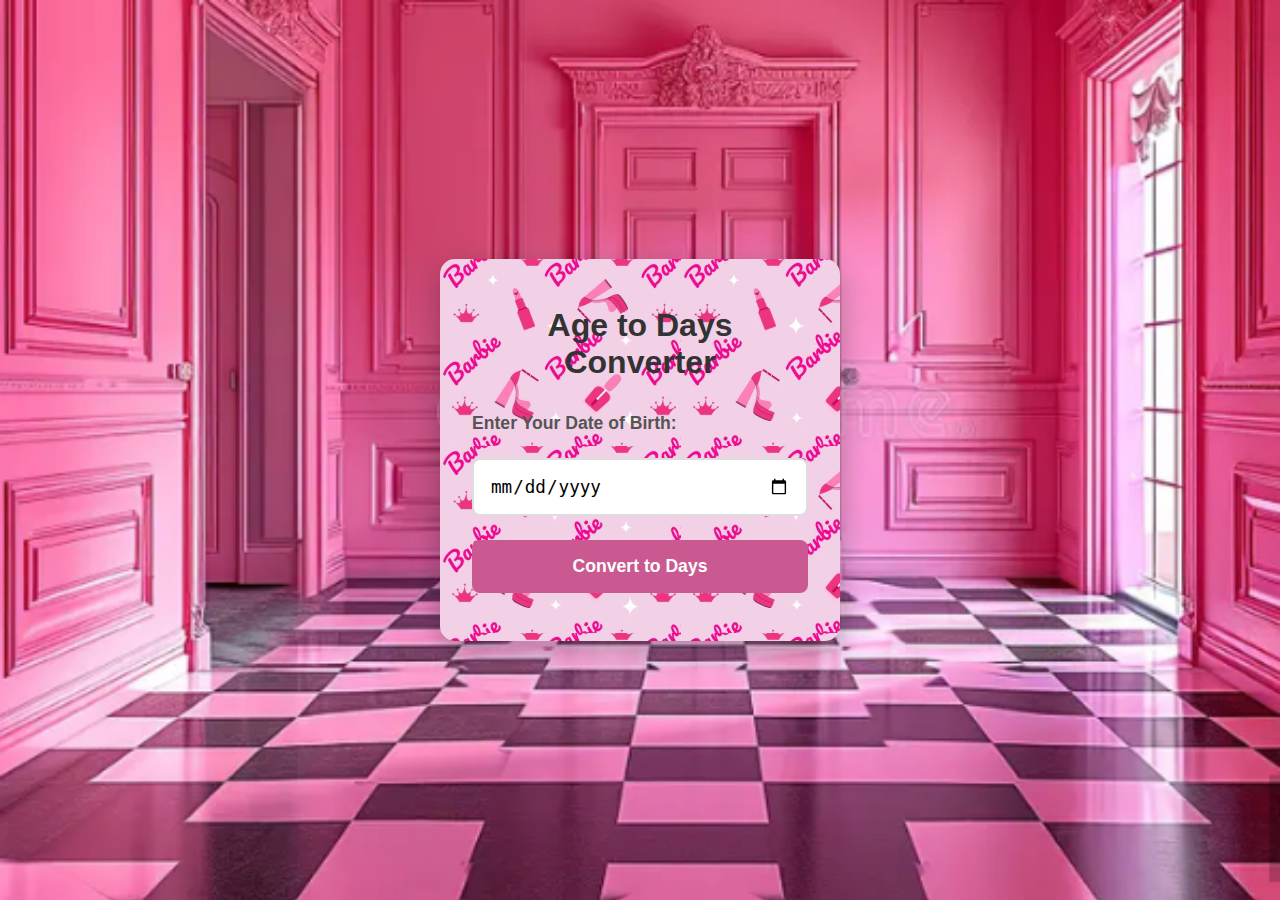
<file: index.html>
<!DOCTYPE html>
<html lang="en">
<head>
    <meta charset="UTF-8">
    <meta name="viewport" content="width=device-width, initial-scale=1.0">
    <title>Age to Days Converter</title>
    <link rel="stylesheet" href="style.css">
</head>
<body>
    <div class="container">
        <h1>Age to Days Converter</h1>
        <div class="converter-box">
            <label for="date-input">Enter Your Date of Birth:</label>
            <input type="date" id="date-input">
            <button id="convert-btn">Convert to Days</button>
            <div id="result"></div>
        </div>
    </div>

    <script src="script.js"></script>
</body>
</html>
</file>
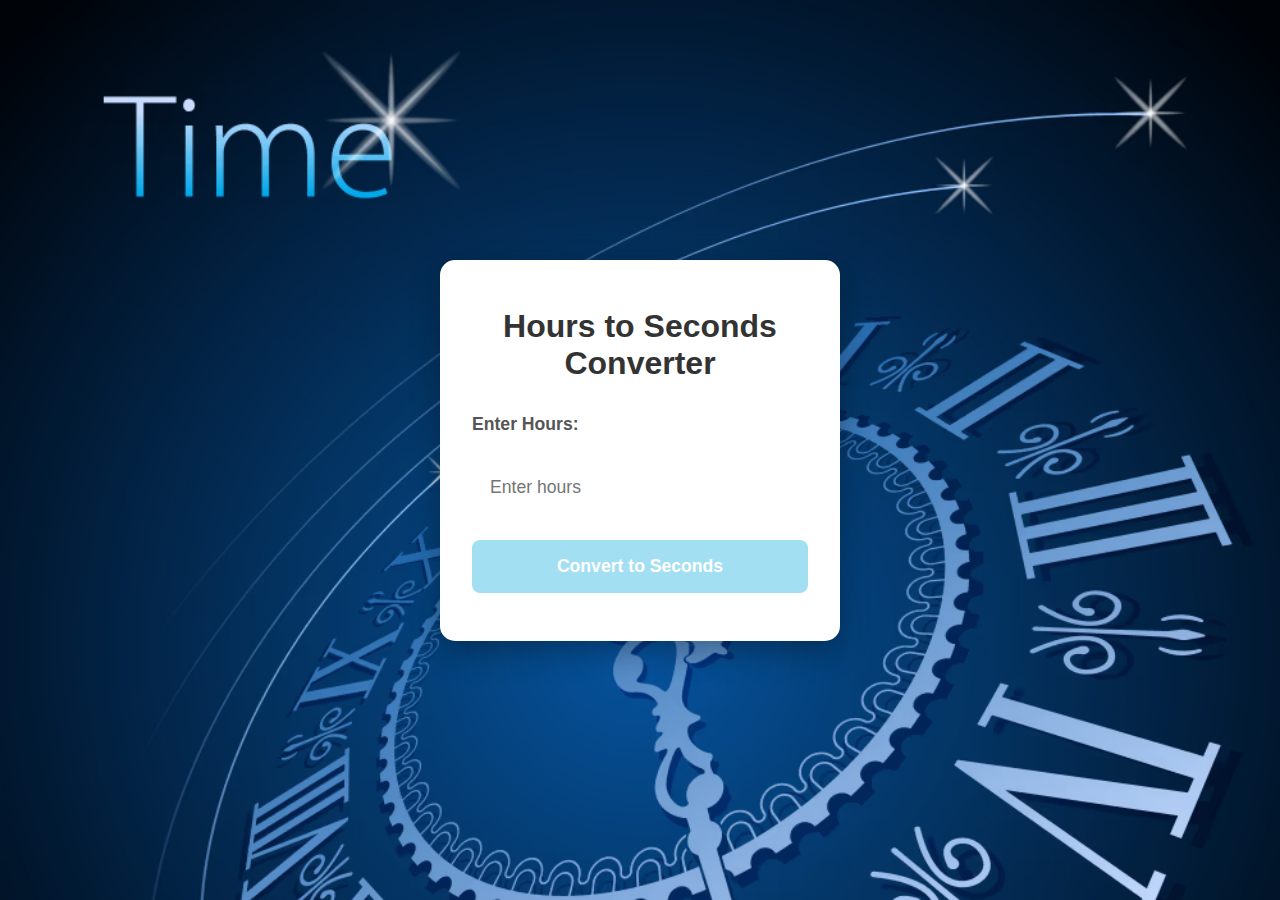
<file: index2.html>
<!DOCTYPE html>
<html lang="en">
<head>
    <meta charset="UTF-8">
    <meta name="viewport" content="width=device-width, initial-scale=1.0">
    <title>Hours to Seconds Converter</title>
    <link rel="stylesheet" href="style2.css">
</head>
<body>
    <div class="container">
        <h1>Hours to Seconds Converter</h1>
        <div class="converter-box">
            <label for="hours-input">Enter Hours:</label>
            <input type="number" id="hours-input" placeholder="Enter hours">
            <button id="convert-btn">Convert to Seconds</button>
            <div id="result"></div>
        </div>
    </div>

    <script src="script2.js"></script>
</body>
</html>
</file>
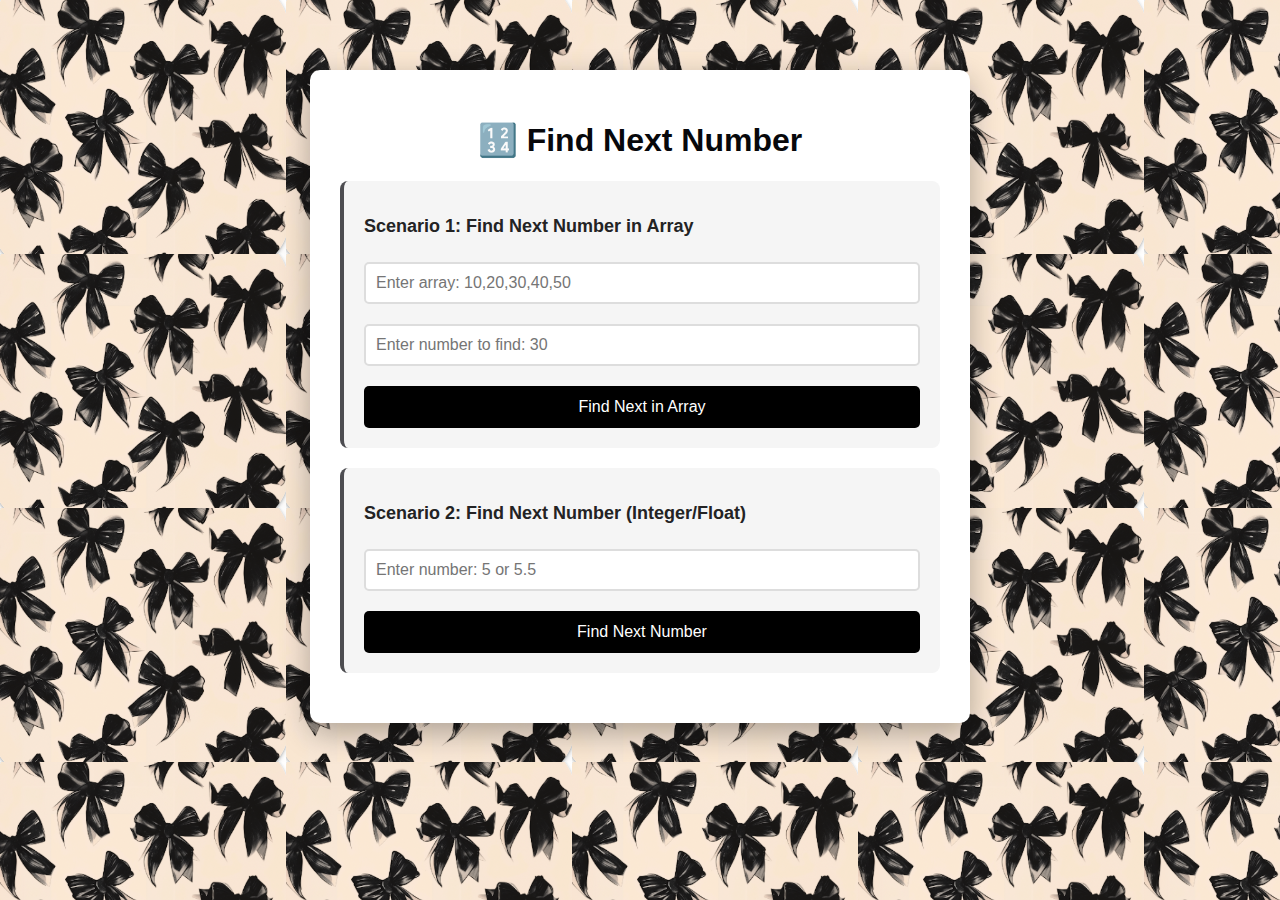
<file: index3.html>
<!DOCTYPE html>
<html lang="en">
<head>
    <meta charset="UTF-8">
    <meta name="viewport" content="width=device-width, initial-scale=1.0">
    <title>Find Next Number</title>
    <link rel="stylesheet" href="style3.css">
</head>
<body>
    <div class="container">
        <h1>🔢 Find Next Number</h1>

        
        <div class="section">
            <h2>Scenario 1: Find Next Number in Array</h2>
            <input type="text" id="array" placeholder="Enter array: 10,20,30,40,50">
            <input type="number" id="target" placeholder="Enter number to find: 30">
            <button onclick="findInArray()">Find Next in Array</button>
            <div id="result1" class="result"></div>
        </div>

       
        <div class="section">
            <h2>Scenario 2: Find Next Number (Integer/Float)</h2>
            <input type="text" id="number" placeholder="Enter number: 5 or 5.5">
            <button onclick="findNext()">Find Next Number</button>
            <div id="result2" class="result"></div>
        </div>
    </div>

    <script src="script3.js"></script>
</body>
</html>
</file>
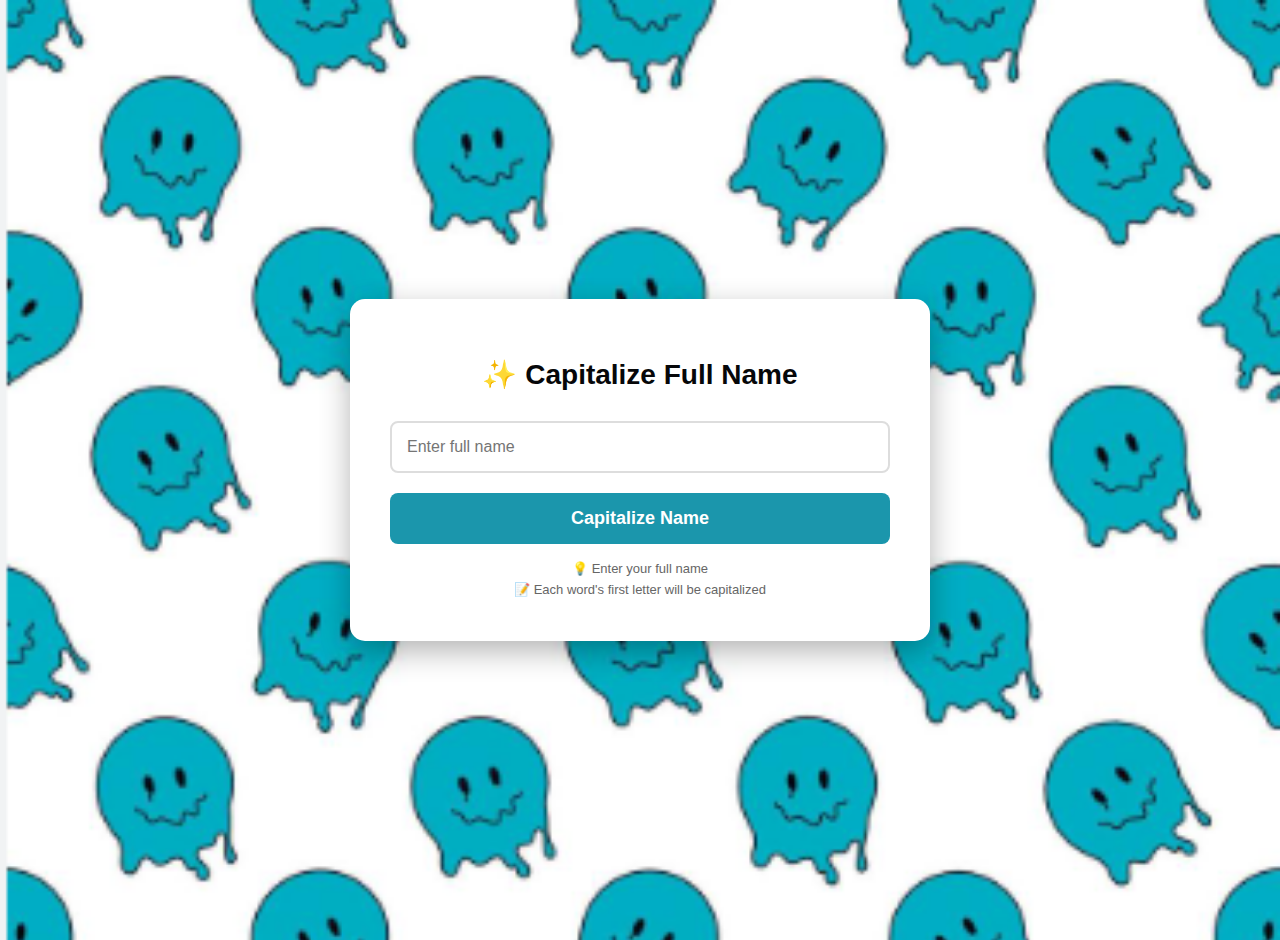
<file: index4.html>
<!DOCTYPE html>
<html lang="en">
<head>
    <meta charset="UTF-8">
    <meta name="viewport" content="width=device-width, initial-scale=1.0">
    <title>Capitalize Full Name</title>
    <link rel="stylesheet" href="style4.css">
</head>
<body>
    <div class="container">
        <h1>✨ Capitalize Full Name</h1>
        
        <input 
            type="text" 
            id="nameInput" 
            placeholder="Enter full name "
        >
        
        <button onclick="capitalizeName()">Capitalize Name</button>
        
        <div id="result" class="result"></div>
        
        <div class="note">
            💡 Enter your full name <br>
            📝 Each word's first letter will be capitalized
        </div>

    </div>

    <script src="script4.js"></script>
</body>
</html>
</file>
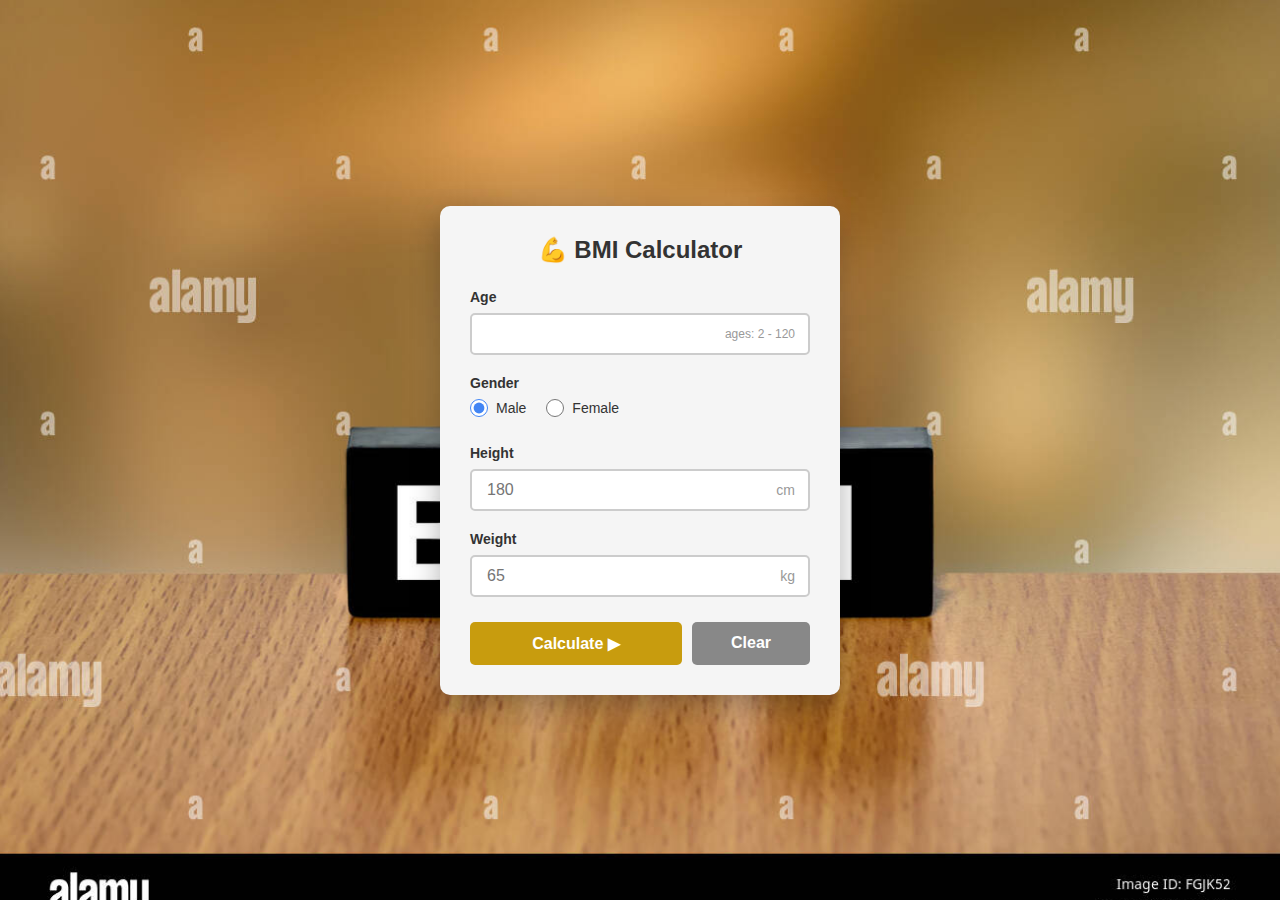
<file: index5.html>
<!DOCTYPE html>
<html lang="en">
<head>
    <meta charset="UTF-8">
    <meta name="viewport" content="width=device-width, initial-scale=1.0">
    <title>BMI Calculator</title>
    <link rel="stylesheet" href="style5.css">
</head>
<body>
    <div class="container">
        <h1>💪 BMI Calculator</h1>

        <div class="form-group">
            <label>Age</label>
            <div class="input-wrapper">
                <input type="number" id="age" value="">
                <span class="hint">ages: 2 - 120</span>
            </div>
        </div>

        <div class="form-group">
            <label>Gender</label>
            <div class="radio-group">
                <label class="radio-label">
                    <input type="radio" name="gender" value="male" checked>
                    <span>Male</span>
                </label>
                <label class="radio-label">
                    <input type="radio" name="gender" value="female">
                    <span>Female</span>
                </label>
            </div>
        </div>

        <div class="form-group">
            <label>Height</label>
            <div class="input-wrapper">
                <input type="number" id="height" placeholder="180">
                <span class="unit">cm</span>
            </div>
        </div>

        <div class="form-group">
            <label>Weight</label>
            <div class="input-wrapper">
                <input type="number" id="weight" placeholder="65">
                <span class="unit">kg</span>
            </div>
        </div>

        <div class="button-group">
            <button class="calculate-btn" onclick="calculateBMI()">
                Calculate ▶
            </button>
            <button class="clear-btn" onclick="clearForm()">
                Clear
            </button>
        </div>

        <div id="result" class="result"></div>
    </div>

    <script src="script5.js"></script>
</body>
</html>
</file>
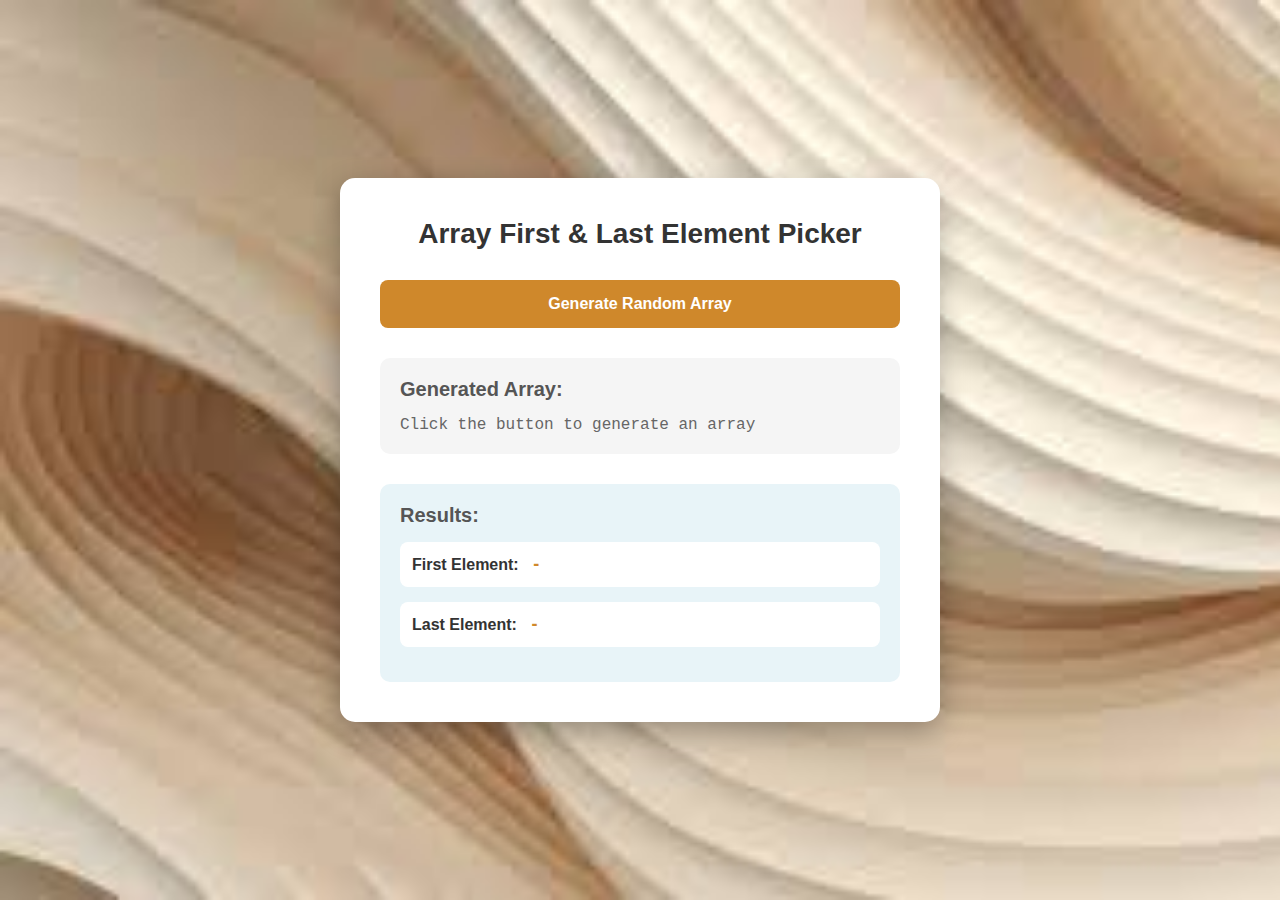
<file: index6.html>
<!DOCTYPE html>
<html lang="en">
<head>
    <meta charset="UTF-8">
    <meta name="viewport" content="width=device-width, initial-scale=1.0">
    <title>Array Element Picker</title>
    <link rel="stylesheet" href="style6.css">
</head>
<body>
    <div class="container">
        <h1>Array First & Last Element Picker</h1>
        
        <button id="generateBtn">Generate Random Array</button>
        
        <div class="array-display">
            <h2>Generated Array:</h2>
            <p id="arrayOutput">Click the button to generate an array</p>
        </div>
        
        <div class="result-display">
            <h2>Results:</h2>
            <div class="result-item">
                <strong>First Element:</strong> 
                <span id="firstElement">-</span>
            </div>
            <div class="result-item">
                <strong>Last Element:</strong> 
                <span id="lastElement">-</span>
            </div>
        </div>
    </div>
    
    <script src="script6.js"></script>
</body>
</html>
</file>
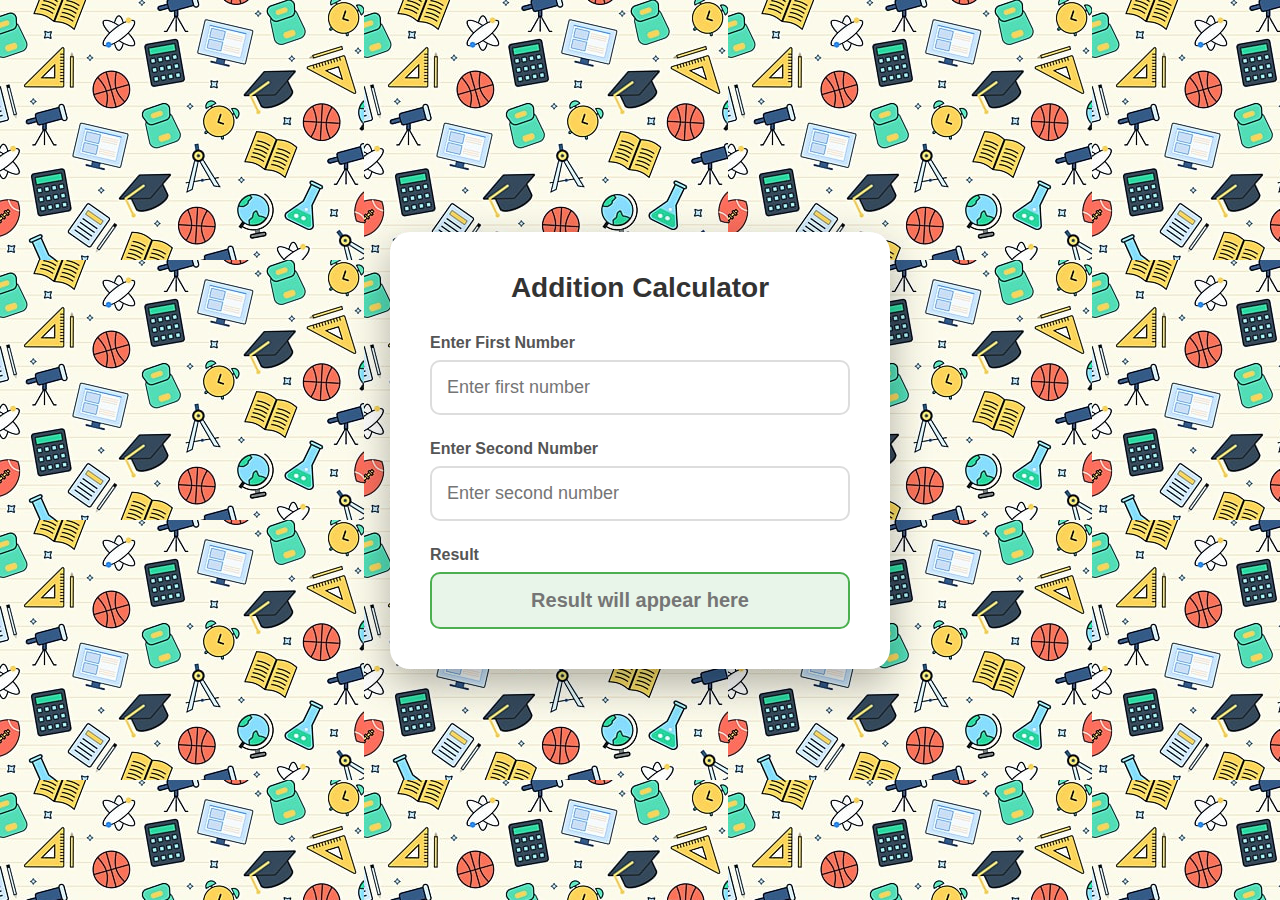
<file: index7.html>
<!DOCTYPE html>
<html lang="en">
<head>
    <meta charset="UTF-8">
    <meta name="viewport" content="width=device-width, initial-scale=1.0">
    <title>Addition Calculator</title>
    <link rel="stylesheet" href="style7.css">
</head>
<body>
    <div class="container">
        <h1>Addition Calculator</h1>
        
        <div class="calculator-box">
            <div class="input-group">
                <label for="firstNumber">Enter First Number</label>
                <input type="number" id="firstNumber" placeholder="Enter first number">
            </div>
            
            <div class="input-group">
                <label for="secondNumber">Enter Second Number</label>
                <input type="number" id="secondNumber" placeholder="Enter second number">
            </div>
            
            <div class="input-group">
                <label for="result">Result</label>
                <input type="text" id="result" readonly placeholder="Result will appear here">
            </div>
        </div>
    </div>
    
    <script src="script7.js"></script>
</body>
</html>
</file>
<file: style.css>
* {
    margin: 0;
    padding: 0;
    box-sizing: border-box;
}

body {
    font-family: Arial, sans-serif;
    background: url(Screenshot_46.png);
    min-height: 100vh;
    display: flex;
    justify-content: center;
    align-items: center;
    background-size: cover;
}

.container {
    background: url(Screenshot_47.png);
    padding: 3rem 2rem;
    border-radius: 15px;
    box-shadow: 0 10px 30px rgba(0, 0, 0, 0.3);
    max-width: 400px;
    width: 100%;
}

h1 {
    text-align: center;
    color: #333;
    margin-bottom: 2rem;
    font-size: 2rem;
}

.converter-box {
    display: flex;
    flex-direction: column;
    gap: 1.5rem;
}

label {
    font-size: 1.1rem;
    color: #555;
    font-weight: 600;
}

input {
    padding: 1rem;
    font-size: 1.1rem;
    border: 2px solid #ddd;
    border-radius: 8px;
    outline: none;
    transition: border 0.3s;
}

input:focus {
    border-color: #ac6484;
}

button {
    padding: 1rem;
    font-size: 1.1rem;
    background-color: rgb(202, 89, 145);
    color: white;
    border: none;
    border-radius: 8px;
    cursor: pointer;
    font-weight: 600;
    transition: transform 0.2s;
}

button:hover {
    transform: translateY(-2px);
}

button:active {
    transform: translateY(0);
}

#result {
    text-align: center;
    font-size: 1.3rem;
    font-weight: bold;
    color: #d0499d;
    min-height: 30px;
    padding: 1rem;
    background: #f0f4ff;
    border-radius: 8px;
    display: none;
}

#result.show {
    display: block;
}
</file>
<file: style2.css>
* {
    margin: 0;
    padding: 0;
    box-sizing: border-box;
}

body {
    font-family: Arial, sans-serif;
    background: url(Hours\ to\ Seconds\ Converter\ bg.avif);
    background-size: cover;
    min-height: 100vh;
    display: flex;
    justify-content: center;
    align-items: center;
   
}

.container {
    background: #FFFFFF;
    padding: 3rem 2rem;
    border-radius: 15px;
    box-shadow: 0 10px 30px rgba(0, 0, 0, 0.3);
    max-width: 400px;
    width: 100%;
}

h1 {
    text-align: center;
    color: #333;
    margin-bottom: 2rem;
    font-size: 2rem;
}

.converter-box {
    display: flex;
    flex-direction: column;
    gap: 1.5rem;
}

label {
    font-size: 1.1rem;
    color: #555;
    font-weight: 600;
}

input {
    padding: 1rem;
    font-size: 1.1rem;
    border: 2px solid #ffffff;
    border-radius: 8px;
    outline: none;
    transition: border 0.3s;
}

input:focus {
    border-color:#A3DFF2;
}

button {
    padding: 1rem;
    font-size: 1.1rem;
    background: #A3DFF2;
    color: white;
    border: none;
    border-radius: 8px;
    cursor: pointer;
    font-weight: 600;
    transition: transform 0.2s;
}

button:hover {
    transform: translateY(-2px);
}

button:active {
    transform: translateY(0);
}

#result {
    text-align: center;
    font-size: 1.3rem;
    font-weight: bold;
    color: #A3DFF2;
    min-height: 30px;
    padding: 1rem;
    background: #fef8f8;
    border-color:#A3DFF2;
    border-radius: 8px;
    display: none;
}

#result.show {
    display: block;
}
</file>
<file: style3.css>
body {
    font-family: Arial, sans-serif;
    background: url(Screenshot_3.png);
    padding: 20px;
    margin: 0;
    justify-content: center;
    align-items: center;
   
    
}

.container {
    max-width: 600px;
    margin: 50px auto;
    background: white;
    padding: 30px;
    border-radius: 10px;
    box-shadow: 0 10px 30px rgba(0,0,0,0.3);
}

h1 {
    text-align: center;
    color: #07080b;
}

.section {
    background: #f5f5f5;
    padding: 20px;
    margin: 20px 0;
    border-radius: 8px;
    border-left: 4px solid #4d4d51;
}

h2 {
    color: #232324;
    font-size: 18px;
}

input {
    width: 100%;
    padding: 10px;
    margin: 10px 0;
    border: 2px solid #ddd;
    border-radius: 5px;
    font-size: 16px;
    box-sizing: border-box;
}

button {
    width: 100%;
    padding: 12px;
    background-color:black ;
    color: white;
    border: none;
    border-radius: 5px;
    font-size: 16px;
    cursor: pointer;
    margin-top: 10px;
}

button:hover {
    opacity: 0.9;
}

.result {
    margin-top: 15px;
    padding: 15px;
    border-radius: 5px;
    display: none;
    font-weight: bold;
}

.success {
    background: #d4edda;
    color: #155724;
    border: 1px solid #c3e6cb;
}

.error {
    background: #f8d7da;
    color: #721c24;
    border: 1px solid #f5c6cb;
}
</file>
<file: style4.css>
body {
    font-family: Arial, sans-serif;
    background: url(Screenshot_1.png);
    background-size: cover;
    display: flex;
    justify-content: center;
    align-items: center;
    min-height: 100vh;
    margin: 0;
    padding: 20px;
}

.container {
    background: white;
    padding: 40px;
    border-radius: 15px;
    box-shadow: 0 10px 30px rgba(0,0,0,0.3);
    text-align: center;
    width: 100%;
    max-width: 500px;
}

h1 {
    color: #060709;
    margin-bottom: 30px;
    font-size: 28px;
}

input {
    width: 100%;
    padding: 15px;
    border: 2px solid #ddd;
    border-radius: 8px;
    font-size: 16px;
    box-sizing: border-box;
    margin-bottom: 20px;
}

input:focus {
    outline: none;
    border-color: #1b96ac;
}

button {
    width: 100%;
    padding: 15px;
    background-color:#1b96ac ;
    color: white;
    border: none;
    border-radius: 8px;
    font-size: 18px;
    cursor: pointer;
    font-weight: bold;
}

button:hover {
    opacity: 0.9;
    transform: translateY(-2px);
    transition: all 0.3s;
}

.result {
    margin-top: 20px;
    padding: 20px;
    border-radius: 8px;
    font-size: 18px;
    font-weight: bold;
    display: none;
}

.success {
    background: #d4edda;
    color: #155724;
    border: 2px solid #c3e6cb;
}

.error {
    background: #f8d7da;
    color: #721c24;
    border: 2px solid #f5c6cb;
}

.note {
    margin-top: 15px;
    font-size: 13px;
    color: #666;
    line-height: 1.6;
}

.example {
    background: #fff3cd;
    padding: 10px;
    border-radius: 5px;
    margin-top: 15px;
    font-size: 13px;
    color: #856404;
}
</file>
<file: style5.css>
* {
    margin: 0;
    padding: 0;
    box-sizing: border-box;
}

body {
    font-family: Arial, sans-serif;
    background:url(BMI\ Calculator\ bg.jpg) ;
    display: flex;
    background-size: cover;
    justify-content: center;
    align-items: center;
    min-height: 100vh;
    padding: 20px;
}

.container {
    background: #f5f5f5;
    padding: 30px;
    border-radius: 10px;
    box-shadow: 0 10px 30px rgba(0,0,0,0.3);
    width: 100%;
    max-width: 400px;
}

h1 {
    text-align: center;
    color: #333;
    margin-bottom: 25px;
    font-size: 24px;
}

.form-group {
    margin-bottom: 20px;
}

label {
    display: block;
    color: #333;
    font-weight: bold;
    margin-bottom: 8px;
    font-size: 14px;
}

.input-wrapper {
    position: relative;
    display: flex;
    align-items: center;
}

input[type="number"] {
    width: 100%;
    padding: 10px 50px 10px 15px;
    border: 2px solid #ccc;
    border-radius: 5px;
    font-size: 16px;
    background: white;
}

input[type="number"]:focus {
    outline: none;
    border-color: #dead1b;
}

.hint {
    position: absolute;
    right: 15px;
    color: #999;
    font-size: 12px;
}

.unit {
    position: absolute;
    right: 15px;
    color: #999;
    font-size: 14px;
}

.radio-group {
    display: flex;
    gap: 20px;
}

.radio-label {
    display: flex;
    align-items: center;
    cursor: pointer;
    font-weight: normal;
}

input[type="radio"] {
    width: 18px;
    height: 18px;
    margin-right: 8px;
    cursor: pointer;
    accent-color: #4285f4;
}

.radio-label span {
    color: #333;
    font-size: 14px;
}

.button-group {
    display: flex;
    gap: 10px;
    margin-top: 25px;
}

.calculate-btn {
    flex: 2;
    padding: 12px;
    background: #c89c0e;
    color: white;
    border: none;
    border-radius: 5px;
    font-size: 16px;
    font-weight: bold;
    cursor: pointer;
    display: flex;
    align-items: center;
    justify-content: center;
    gap: 5px;
}

.calculate-btn:hover {
    background: #3d6622;
}

.clear-btn {
    flex: 1;
    padding: 12px;
    background: #888;
    color: white;
    border: none;
    border-radius: 5px;
    font-size: 16px;
    font-weight: bold;
    cursor: pointer;
}

.clear-btn:hover {
    background: #666;
}

.result {
    margin-top: 20px;
    padding: 20px;
    border-radius: 8px;
    text-align: center;
    display: none;
}

.result.show {
    display: block;
}

.bmi-value {
    font-size: 36px;
    font-weight: bold;
    margin: 10px 0;
}

.bmi-category {
    font-size: 18px;
    font-weight: bold;
    margin: 10px 0;
}

.underweight {
    background: #d1ecf1;
    color: #0c5460;
    border: 2px solid #bee5eb;
}

.normal {
    background: #d4edda;
    color: #155724;
    border: 2px solid #c3e6cb;
}

.overweight {
    background: #fff3cd;
    color: #856404;
    border: 2px solid #ffeaa7;
}

.obese {
    background: #f8d7da;
    color: #721c24;
    border: 2px solid #f5c6cb;
}

.error {
    background: #f8d7da;
    color: #721c24;
    border: 2px solid #f5c6cb;
}

@media (max-width: 480px) {
    .container {
        padding: 20px;
    }

    h1 {
        font-size: 20px;
    }

    .button-group {
        flex-direction: column;
    }

    .calculate-btn,
    .clear-btn {
        flex: 1;
    }
}
</file>
<file: style6.css>
* {
    margin: 0;
    padding: 0;
    box-sizing: border-box;
}

body {
    font-family: 'Arial', sans-serif;
    background: url(Array\ Element\ Picker\ bg.jfif);
    background-size: cover;
    min-height: 100vh;
    display: flex;
    justify-content: center;
    align-items: center;
    padding: 20px;
}

.container {
    background: white;
    border-radius: 15px;
    padding: 40px;
    max-width: 600px;
    width: 100%;
    box-shadow: 0 10px 30px rgba(0, 0, 0, 0.3);
}

h1 {
    color: #333;
    text-align: center;
    margin-bottom: 30px;
    font-size: 28px;
}

h2 {
    color: #555;
    font-size: 20px;
    margin-bottom: 15px;
}

#generateBtn {
    background-color:#cf882b ;
    color: white;
    border: none;
    padding: 15px 30px;
    font-size: 16px;
    font-weight: bold;
    border-radius: 8px;
    cursor: pointer;
    width: 100%;
    transition: transform 0.2s, box-shadow 0.2s;
}

#generateBtn:hover {
    transform: translateY(-2px);
    box-shadow:#cf882b;
}

#generateBtn:active {
    transform: translateY(0);
}

.array-display {
    margin: 30px 0;
    padding: 20px;
    background: #f5f5f5;
    border-radius: 10px;
}

#arrayOutput {
    color: #666;
    font-size: 16px;
    font-family: 'Courier New', monospace;
    word-wrap: break-word;
}

.result-display {
    margin-top: 20px;
    padding: 20px;
    background: #e8f4f8;
    border-radius: 10px;
}

.result-item {
    margin: 15px 0;
    padding: 12px;
    background: white;
    border-radius: 8px;
    border-left: #cf882b;
}

.result-item strong {
    color: #333;
    margin-right: 10px;
}

.result-item span {
    color: #cf882b;
    font-weight: bold;
    font-size: 18px;
}
</file>
<file: style7.css>
* {
    margin: 0;
    padding: 0;
    box-sizing: border-box;
}

body {
    font-family: 'Arial', sans-serif;
    background: url(calculator\ bg.jpg);
    min-height: 100vh;
    display: flex;
    justify-content: center;
    align-items: center;
    padding: 20px;
}

.container {
    background: white;
    border-radius: 20px;
    padding: 40px;
    max-width: 500px;
    width: 100%;
    box-shadow: 0 15px 40px rgba(0, 0, 0, 0.3);
}

h1 {
    color: #333;
    text-align: center;
    margin-bottom: 30px;
    font-size: 28px;
}

.calculator-box {
    display: flex;
    flex-direction: column;
    gap: 25px;
}

.input-group {
    display: flex;
    flex-direction: column;
}

.input-group label {
    color: #555;
    font-size: 16px;
    font-weight: 600;
    margin-bottom: 8px;
}

.input-group input {
    padding: 15px;
    font-size: 18px;
    border: 2px solid #ddd;
    border-radius: 10px;
    transition: all 0.3s ease;
}

.input-group input:focus {
    outline: none;
    border-color: #cd4545;
    box-shadow: 0 0 0 3px rgba(107, 115, 255, 0.1);
}

.input-group input[readonly] {
    background-color: #f0f0f0;
    cursor: not-allowed;
    font-weight: bold;
    color: #333;
}


#result {
    background-color: #e8f5e9;
    border-color: #4CAF50;
    color: #2e7d32;
    font-size: 20px;
    text-align: center;
}
</file>
